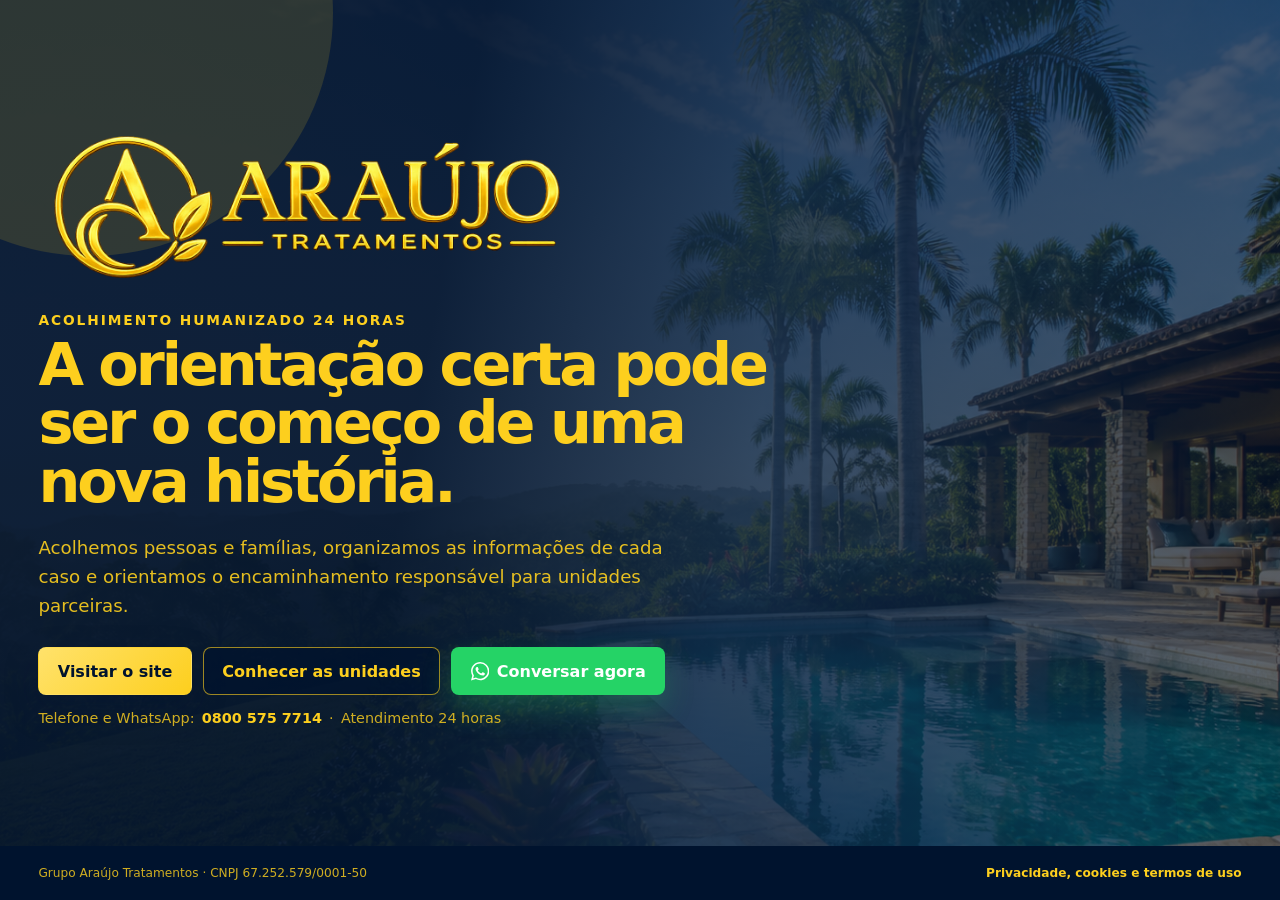
<file: index.html>
<!doctype html>
<html lang="pt-BR">
  <head>
    <meta charset="utf-8">
    <meta name="viewport" content="width=device-width, initial-scale=1">
    <title>Grupo Araújo Tratamentos | Acolhimento e orientação 24 horas</title>
    <meta name="description" content="Acolhimento humanizado, orientação familiar e encaminhamento responsável para unidades parceiras, com atendimento 24 horas.">
    <meta name="author" content="Grupo Araújo Tratamentos">
    <meta name="robots" content="index, follow">
    <link rel="canonical" href="https://www.grupoaraujotratamentos.com.br/">
    <meta name="theme-color" content="#0e2848">

    <meta property="og:locale" content="pt_BR">
    <meta property="og:type" content="website">
    <meta property="og:site_name" content="Grupo Araújo Tratamentos">
    <meta property="og:title" content="Grupo Araújo Tratamentos | Transformando vidas, restaurando sonhos">
    <meta property="og:description" content="Acolhimento, orientação e acompanhamento especializado para pessoas e famílias, com atendimento humanizado 24 horas.">
    <meta property="og:url" content="https://www.grupoaraujotratamentos.com.br/">
    <meta property="og:image" content="https://www.grupoaraujotratamentos.com.br/og.png">
    <meta property="og:image:width" content="1200">
    <meta property="og:image:height" content="630">
    <meta property="og:image:alt" content="Grupo Araújo Tratamentos">

    <meta name="twitter:card" content="summary_large_image">
    <meta name="twitter:title" content="Grupo Araújo Tratamentos">
    <meta name="twitter:description" content="Acolhimento humanizado e orientação familiar 24 horas.">
    <meta name="twitter:image" content="https://www.grupoaraujotratamentos.com.br/og.png">

    <link rel="icon" href="favicon.png" type="image/png">
    <link rel="preload" as="image" href="site/logotipo-horizontal.png">
    <link rel="preload" as="image" href="landing-assets/hero-chacara-piscina.png">
    <link rel="stylesheet" href="landing-assets/landing.css">

    <!-- Google tag (gtag.js) -->
    <script async src="https://www.googletagmanager.com/gtag/js?id=G-8R1HXSS2BN"></script>
    <script>
      window.dataLayer = window.dataLayer || [];
      function gtag(){dataLayer.push(arguments);}
      gtag('js', new Date());
      gtag('config', 'G-8R1HXSS2BN');
      gtag('config', 'AW-17239342471');
    </script>

    
  </head>
  <body class="landing-page">
    <main class="landing-hero">
      <div class="landing-glow landing-glow-one" aria-hidden="true"></div>
      <div class="landing-glow landing-glow-two" aria-hidden="true"></div>

      <section class="landing-content" aria-labelledby="landing-title">
        <picture class="landing-logo">
          <source media="(max-width: 680px)" srcset="site/logotipo-vertical.png">
          <img src="site/logotipo-horizontal.png" width="1154" height="324" alt="Grupo Araújo Tratamentos">
        </picture>

        <p class="landing-eyebrow">Acolhimento humanizado 24 horas</p>
        <h1 id="landing-title">A orientação certa pode ser o começo de uma nova história.</h1>
        <p class="landing-copy">
          Acolhemos pessoas e famílias, organizamos as informações de cada caso e orientamos o encaminhamento responsável para unidades parceiras.
        </p>

        <div class="landing-actions" aria-label="Acessos principais">
          <a class="landing-button landing-button-primary" href="site/">Visitar o site</a>
          <a class="landing-button landing-button-secondary" href="site/#unidades">Conhecer as unidades</a>
          <a class="landing-button landing-button-whatsapp" href="https://api.whatsapp.com/send/?phone=558005757714&amp;text=Ol%C3%A1%2C%20equipe%20do%20Grupo%20Ara%C3%BAjo%20Tratamentos.%20Vim%20pela%20p%C3%A1gina%20inicial%20e%20preciso%20de%20orienta%C3%A7%C3%A3o." target="_blank" rel="noopener">
            <svg viewBox="0 0 16 16" aria-hidden="true">
              <path d="M13.601 2.326A7.854 7.854 0 0 0 7.994 0C3.627 0 .068 3.558.064 7.926c0 1.399.366 2.76 1.057 3.965L0 16l4.204-1.102a7.933 7.933 0 0 0 3.79.965h.004c4.368 0 7.926-3.558 7.93-7.93a7.898 7.898 0 0 0-2.327-5.607zM7.998 14.53a6.59 6.59 0 0 1-3.36-.92l-.24-.144-2.494.654.666-2.433-.157-.25a6.565 6.565 0 0 1-1.008-3.505c0-3.642 2.96-6.602 6.597-6.602a6.56 6.56 0 0 1 4.66 1.931 6.557 6.557 0 0 1 1.929 4.66c-.004 3.639-2.964 6.609-6.593 6.609zm3.616-4.934c-.197-.099-1.17-.578-1.353-.646-.182-.066-.315-.099-.445.099-.133.197-.514.646-.63.779-.116.132-.232.148-.43.05-.197-.1-.836-.308-1.592-.984-.588-.525-.986-1.173-1.102-1.37-.116-.198-.012-.305.087-.404.09-.089.198-.231.297-.347.099-.116.132-.198.198-.33.066-.132.033-.248-.017-.347-.05-.099-.445-1.074-.61-1.47-.16-.389-.323-.336-.445-.342l-.38-.007a.73.73 0 0 0-.528.248c-.182.198-.693.677-.693 1.652 0 .974.71 1.916.81 2.048.098.132 1.398 2.134 3.39 2.993.473.204.842.326 1.13.418.475.151.907.13 1.249.079.38-.057 1.17-.479 1.336-.942.165-.462.165-.858.116-.941-.05-.082-.182-.132-.38-.231z"/>
            </svg>
            Conversar agora
          </a>
        </div>

        <p class="landing-contact">
          Telefone e WhatsApp: <a href="tel:08005757714">0800 575 7714</a>
          <span aria-hidden="true">·</span> Atendimento 24 horas
        </p>
      </section>
    </main>

    <footer class="landing-footer">
      <span>Grupo Araújo Tratamentos · CNPJ 67.252.579/0001-50</span>
      <nav aria-label="Informações legais">
        <a href="politica-de-privacidade.html">Privacidade, cookies e termos de uso</a>
      </nav>
    </footer>
  </body>
</html>
</file>
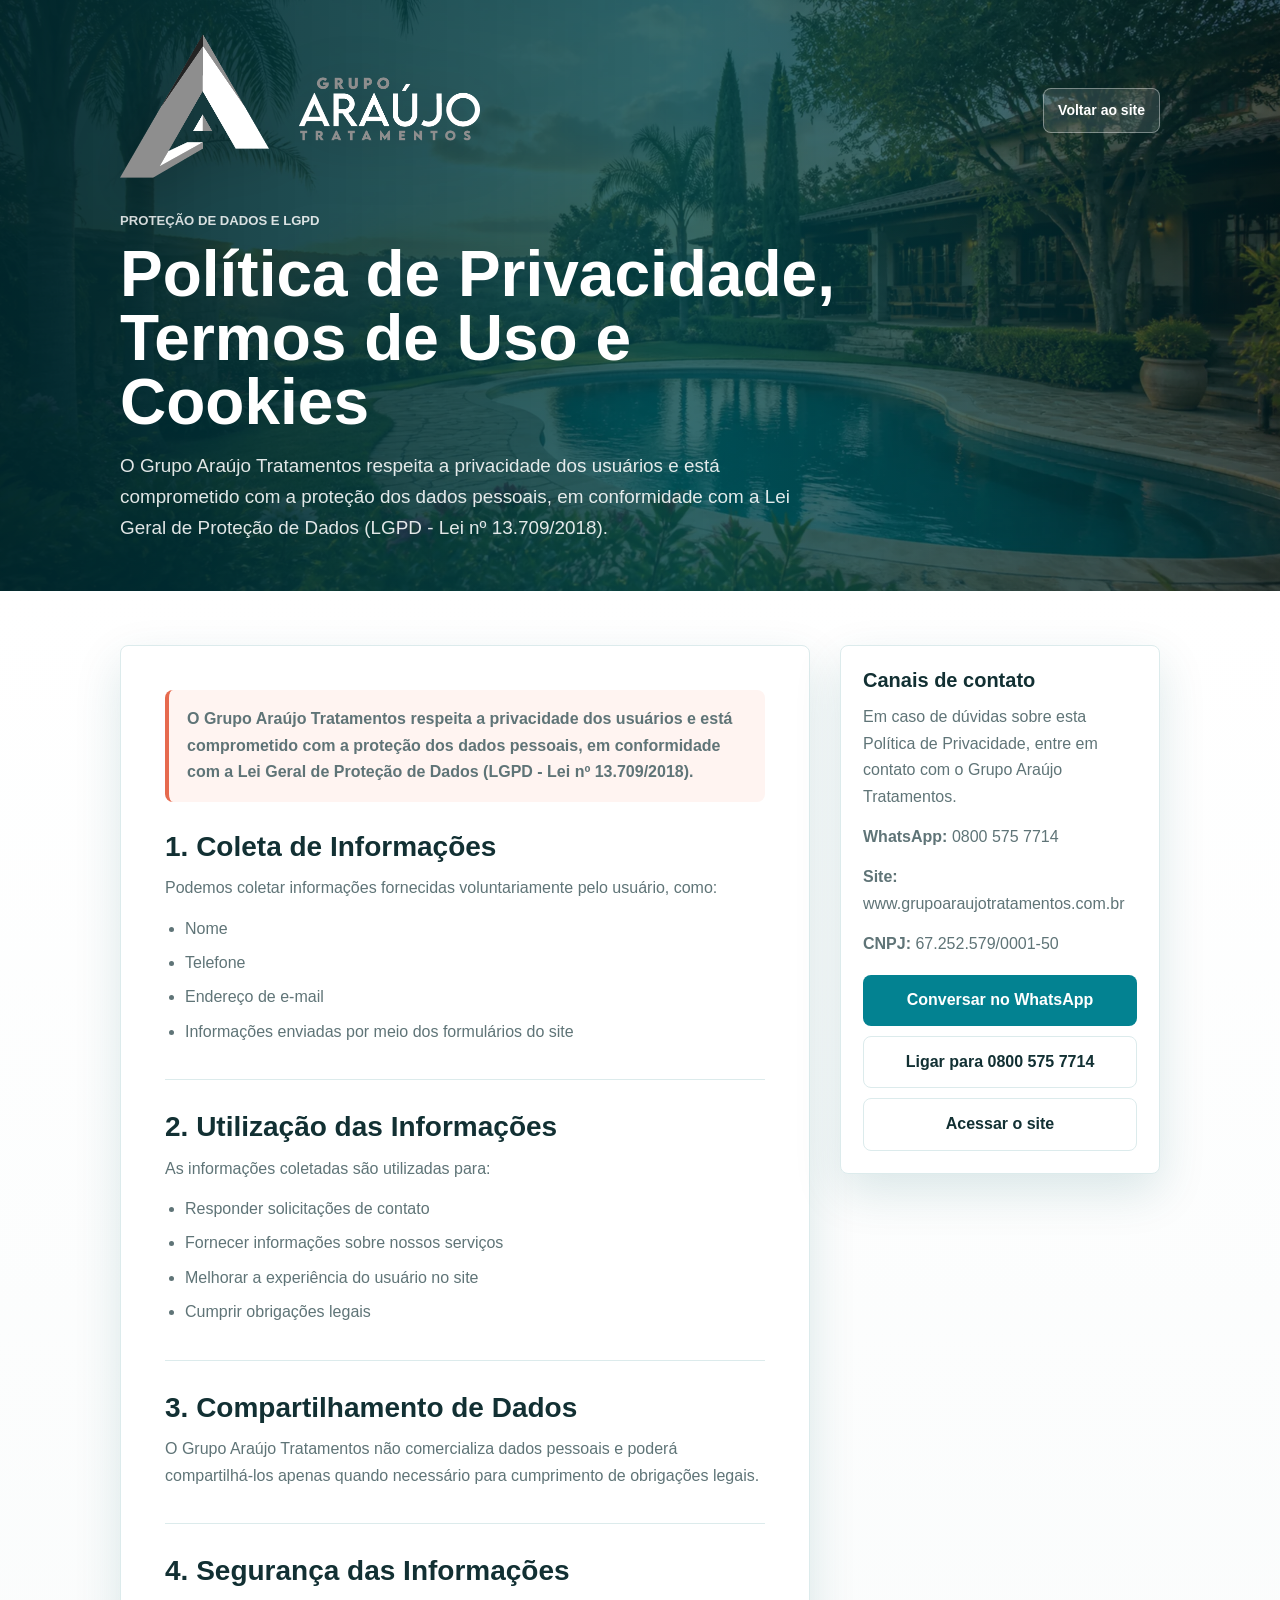
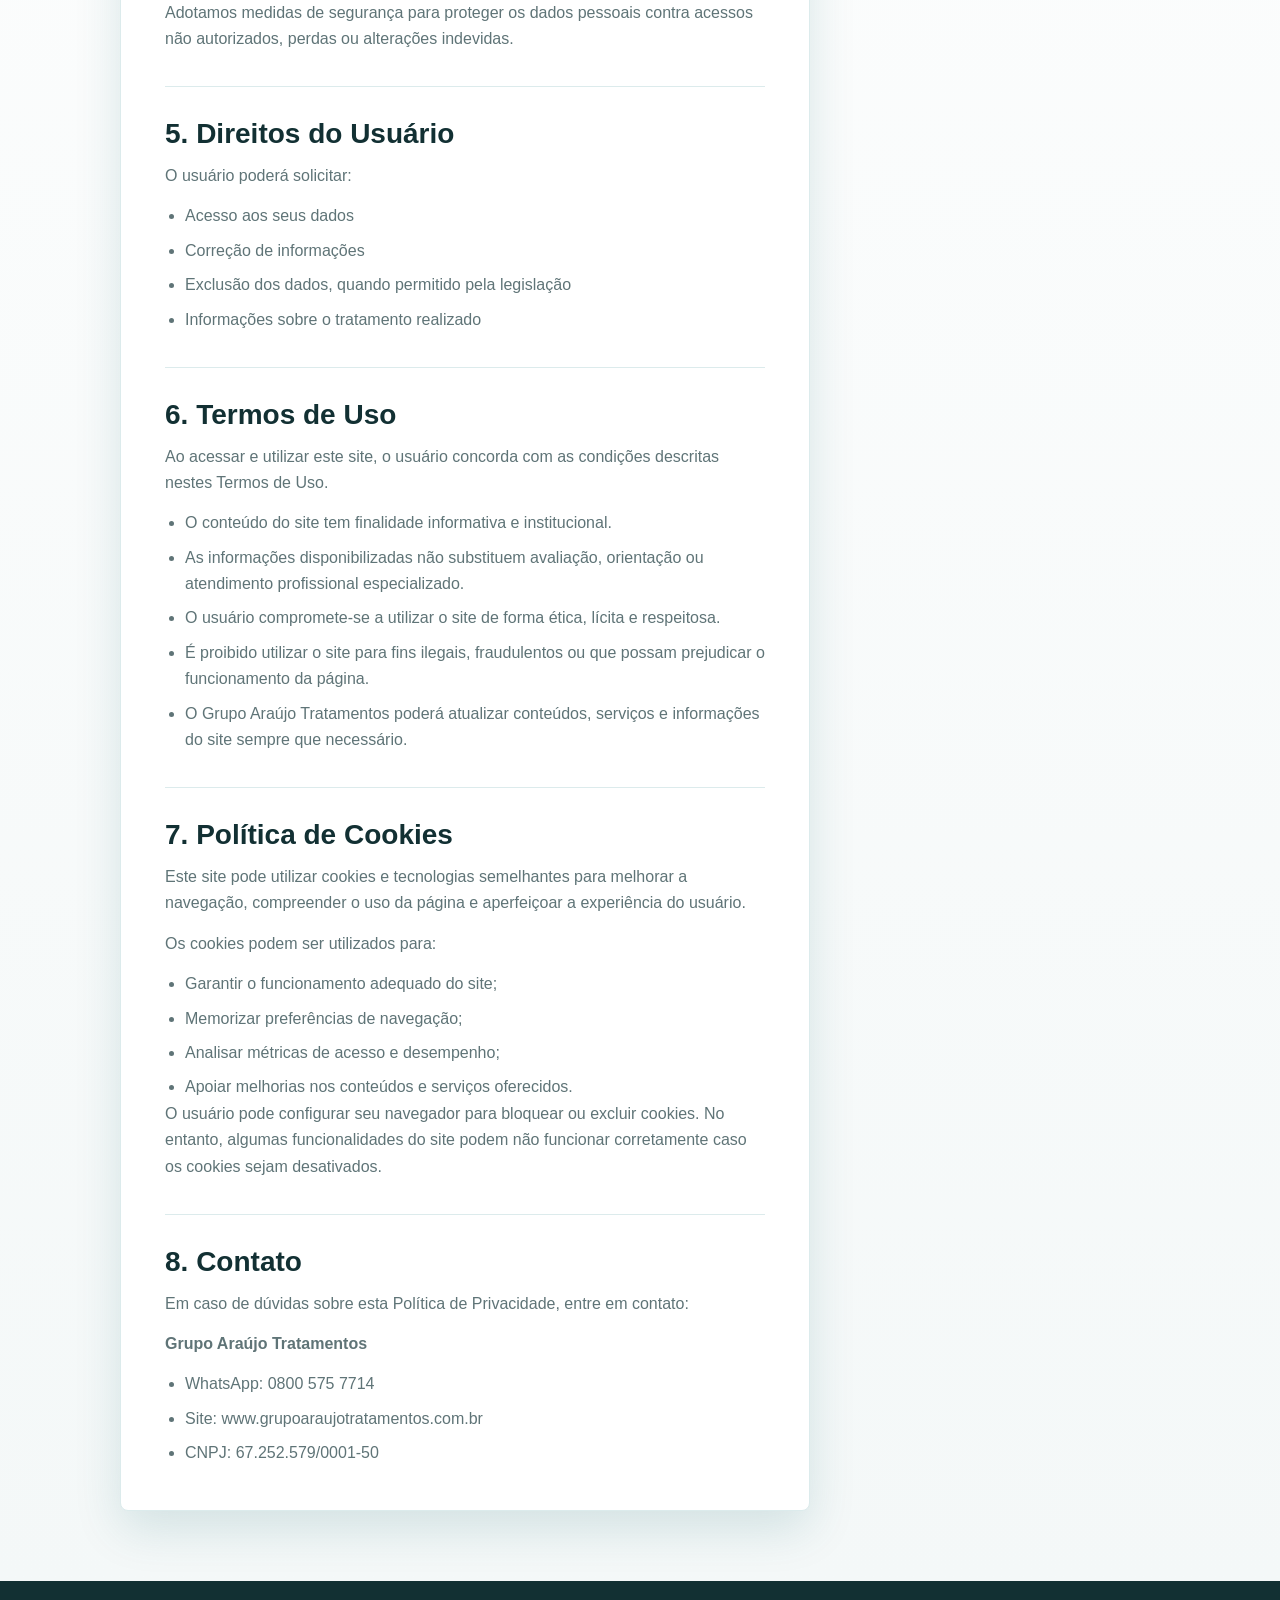
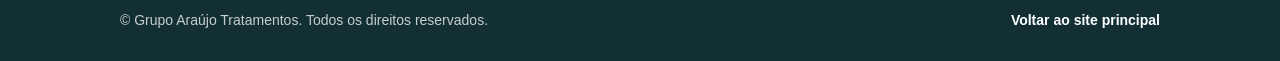
<file: politica-de-privacidade.html>
<!DOCTYPE html>
<html lang="pt-BR">
<head>
  <meta charset="UTF-8">
  <meta name="viewport" content="width=device-width, initial-scale=1.0">
  <meta name="description" content="Política de Privacidade, Termos de Uso e Política de Cookies do Grupo Araújo Tratamentos.">
  <meta name="author" content="Grupo Araújo Tratamentos">
  <meta name="theme-color" content="#038291">

  <meta property="og:title" content="Política de Privacidade, Termos de Uso e Cookies | Grupo Araújo Tratamentos">
  <meta property="og:description" content="Saiba como o Grupo Araújo Tratamentos trata dados pessoais, termos de navegação e cookies.">
  <meta property="og:type" content="website">
  <meta property="og:url" content="https://grupoaraujotratamentos.com.br/politica-de-privacidade.html">
  <meta property="og:image" content="https://grupoaraujotratamentos.com.br/og.png">

  <title>Política de Privacidade, Termos de Uso e Cookies | Grupo Araújo Tratamentos</title>

  <link rel="icon" type="image/png" href="favicon.png">
  <link rel="preload" as="image" href="logotipo-horizontal-branco.png">
  <style>
    :root {
      --brand: #038291;
      --brand-dark: #015a60;
      --accent: #e66a4e;
      --ink: #123033;
      --muted: #5f7477;
      --white: #ffffff;
      --soft: #f4f8f8;
      --line: #dcebec;
      --shadow: 0 18px 48px rgba(1, 90, 96, 0.14);
      --radius: 8px;
    }

    *,
    *::before,
    *::after {
      box-sizing: border-box;
    }

    html {
      scroll-behavior: smooth;
      font-family: Arial, Helvetica, sans-serif;
      color: var(--ink);
      background: var(--soft);
    }

    body {
      margin: 0;
      background: var(--white);
      line-height: 1.65;
    }

    a {
      color: inherit;
      text-decoration: none;
    }

    a:focus-visible,
    button:focus-visible {
      outline: 3px solid var(--accent);
      outline-offset: 3px;
    }

    .container {
      width: min(1040px, calc(100% - 32px));
      margin: 0 auto;
    }

    .privacy-hero {
      position: relative;
      overflow: hidden;
      color: var(--white);
      background:
        linear-gradient(90deg, rgba(0, 39, 45, 0.94), rgba(0, 71, 79, 0.78) 54%, rgba(2, 31, 36, 0.68)),
        url("site/assets/img/backgrounds/chacara-piscina-03.webp") center / cover no-repeat;
    }

    .privacy-hero .container {
      min-height: min(430px, 72svh);
      display: grid;
      align-content: center;
      gap: 24px;
      padding: 34px 0 48px;
    }

    .topbar {
      display: flex;
      align-items: center;
      justify-content: space-between;
      gap: 18px;
    }

    .topbar img {
      width: min(360px, 70vw);
      height: auto;
      filter: drop-shadow(0 12px 28px rgba(0, 0, 0, 0.28));
    }

    .back-link {
      display: inline-flex;
      min-height: 42px;
      align-items: center;
      justify-content: center;
      border: 1px solid rgba(255, 255, 255, 0.38);
      border-radius: var(--radius);
      padding: 10px 14px;
      color: var(--white);
      background: rgba(255, 255, 255, 0.12);
      font-size: 14px;
      font-weight: 800;
      transition: background-color 180ms ease, border-color 180ms ease;
    }

    .back-link:hover {
      border-color: rgba(255, 255, 255, 0.6);
      background: rgba(255, 255, 255, 0.2);
    }

    .eyebrow {
      margin: 0 0 10px;
      color: rgba(255, 255, 255, 0.84);
      font-size: 0.82rem;
      font-weight: 800;
      letter-spacing: 0;
      text-transform: uppercase;
    }

    h1 {
      max-width: 760px;
      margin: 0;
      font-size: clamp(2.35rem, 5vw, 4.7rem);
      line-height: 1;
      letter-spacing: 0;
    }

    .hero-lead {
      max-width: 720px;
      margin: 16px 0 0;
      color: rgba(255, 255, 255, 0.88);
      font-size: clamp(1rem, 1.6vw, 1.18rem);
    }

    .privacy-main {
      padding: 54px 0 70px;
      background:
        linear-gradient(180deg, #ffffff 0%, #f4f8f8 100%);
    }

    .privacy-layout {
      display: grid;
      grid-template-columns: minmax(0, 1fr) 320px;
      gap: 30px;
      align-items: start;
    }

    .policy-card,
    .contact-card {
      border: 1px solid var(--line);
      border-radius: var(--radius);
      background: var(--white);
      box-shadow: var(--shadow);
    }

    .policy-card {
      padding: clamp(24px, 4vw, 44px);
    }

    .notice {
      margin: 0 0 28px;
      padding: 16px 18px;
      border-left: 4px solid var(--accent);
      border-radius: var(--radius);
      color: var(--ink);
      background: #fff4f1;
      font-weight: 700;
    }

    .policy-section + .policy-section {
      margin-top: 34px;
      padding-top: 30px;
      border-top: 1px solid var(--line);
    }

    h2 {
      margin: 0 0 12px;
      color: var(--ink);
      font-size: clamp(1.3rem, 2.4vw, 1.75rem);
      line-height: 1.2;
      letter-spacing: 0;
    }

    p {
      margin: 0 0 14px;
    }

    ul {
      margin: 12px 0 0;
      padding-left: 20px;
    }

    li + li {
      margin-top: 8px;
    }

    .contact-card {
      position: sticky;
      top: 24px;
      padding: 22px;
    }

    .contact-card h2 {
      font-size: 1.25rem;
    }

    .contact-card p,
    .policy-card p,
    .policy-card li {
      color: var(--muted);
    }

    .contact-actions {
      display: grid;
      gap: 10px;
      margin-top: 18px;
    }

    .contact-actions a {
      display: flex;
      min-height: 48px;
      align-items: center;
      justify-content: center;
      border-radius: var(--radius);
      padding: 12px 14px;
      color: var(--white);
      background: var(--brand);
      font-weight: 800;
      text-align: center;
      transition: transform 180ms ease, background-color 180ms ease;
    }

    .contact-actions a:hover {
      transform: translateY(-2px);
      background: var(--brand-dark);
    }

    .contact-actions a.secondary {
      border: 1px solid var(--line);
      color: var(--ink);
      background: var(--white);
    }

    .contact-actions a.secondary:hover {
      background: var(--soft);
    }

    .site-footer {
      padding: 28px 0;
      color: rgba(255, 255, 255, 0.76);
      background: #123033;
      font-size: 14px;
    }

    .footer-row {
      display: flex;
      align-items: center;
      justify-content: space-between;
      gap: 18px;
    }

    .footer-row a {
      color: var(--white);
      font-weight: 800;
    }

    @media (max-width: 820px) {
      .privacy-layout {
        grid-template-columns: 1fr;
      }

      .contact-card {
        position: static;
      }

      .topbar {
        align-items: flex-start;
        flex-direction: column;
      }
    }

    @media (max-width: 560px) {
      .privacy-hero .container {
        min-height: auto;
        padding: 22px 0 38px;
      }

      .topbar img {
        width: min(270px, 76vw);
      }

      .back-link,
      .contact-actions a {
        width: 100%;
      }

      .footer-row {
        align-items: flex-start;
        flex-direction: column;
      }
    }
  </style>
</head>
<body>
  <header class="privacy-hero">
    <div class="container">
      <div class="topbar">
        <a href="index.html" aria-label="Voltar para a página inicial">
          <img src="logotipo-horizontal-branco.png" alt="Grupo Araújo Tratamentos">
        </a>
        <a class="back-link" href="site/">Voltar ao site</a>
      </div>

      <div>
        <p class="eyebrow">Proteção de dados e LGPD</p>
        <h1>Política de Privacidade, Termos de Uso e Cookies</h1>
        <p class="hero-lead">O Grupo Araújo Tratamentos respeita a privacidade dos usuários e está comprometido com a proteção dos dados pessoais, em conformidade com a Lei Geral de Proteção de Dados (LGPD - Lei nº 13.709/2018).</p>
      </div>
    </div>
  </header>

  <main class="privacy-main">
    <div class="container privacy-layout">
      <article class="policy-card" aria-label="Política de Privacidade do Grupo Araújo Tratamentos">
        <p class="notice">O Grupo Araújo Tratamentos respeita a privacidade dos usuários e está comprometido com a proteção dos dados pessoais, em conformidade com a Lei Geral de Proteção de Dados (LGPD - Lei nº 13.709/2018).</p>

        <section class="policy-section">
          <h2>1. Coleta de Informações</h2>
          <p>Podemos coletar informações fornecidas voluntariamente pelo usuário, como:</p>
          <ul>
            <li>Nome</li>
            <li>Telefone</li>
            <li>Endereço de e-mail</li>
            <li>Informações enviadas por meio dos formulários do site</li>
          </ul>
        </section>

        <section class="policy-section">
          <h2>2. Utilização das Informações</h2>
          <p>As informações coletadas são utilizadas para:</p>
          <ul>
            <li>Responder solicitações de contato</li>
            <li>Fornecer informações sobre nossos serviços</li>
            <li>Melhorar a experiência do usuário no site</li>
            <li>Cumprir obrigações legais</li>
          </ul>
        </section>

        <section class="policy-section">
          <h2>3. Compartilhamento de Dados</h2>
          <p>O Grupo Araújo Tratamentos não comercializa dados pessoais e poderá compartilhá-los apenas quando necessário para cumprimento de obrigações legais.</p>
        </section>

        <section class="policy-section">
          <h2>4. Segurança das Informações</h2>
          <p>Adotamos medidas de segurança para proteger os dados pessoais contra acessos não autorizados, perdas ou alterações indevidas.</p>
        </section>

        <section class="policy-section">
          <h2>5. Direitos do Usuário</h2>
          <p>O usuário poderá solicitar:</p>
          <ul>
            <li>Acesso aos seus dados</li>
            <li>Correção de informações</li>
            <li>Exclusão dos dados, quando permitido pela legislação</li>
            <li>Informações sobre o tratamento realizado</li>
          </ul>
        </section>

        <section class="policy-section">
          <h2>6. Termos de Uso</h2>
          <p>Ao acessar e utilizar este site, o usuário concorda com as condições descritas nestes Termos de Uso.</p>
          <ul>
            <li>O conteúdo do site tem finalidade informativa e institucional.</li>
            <li>As informações disponibilizadas não substituem avaliação, orientação ou atendimento profissional especializado.</li>
            <li>O usuário compromete-se a utilizar o site de forma ética, lícita e respeitosa.</li>
            <li>É proibido utilizar o site para fins ilegais, fraudulentos ou que possam prejudicar o funcionamento da página.</li>
            <li>O Grupo Araújo Tratamentos poderá atualizar conteúdos, serviços e informações do site sempre que necessário.</li>
          </ul>
        </section>

        <section class="policy-section">
          <h2>7. Política de Cookies</h2>
          <p>Este site pode utilizar cookies e tecnologias semelhantes para melhorar a navegação, compreender o uso da página e aperfeiçoar a experiência do usuário.</p>
          <p>Os cookies podem ser utilizados para:</p>
          <ul>
            <li>Garantir o funcionamento adequado do site;</li>
            <li>Memorizar preferências de navegação;</li>
            <li>Analisar métricas de acesso e desempenho;</li>
            <li>Apoiar melhorias nos conteúdos e serviços oferecidos.</li>
          </ul>
          <p>O usuário pode configurar seu navegador para bloquear ou excluir cookies. No entanto, algumas funcionalidades do site podem não funcionar corretamente caso os cookies sejam desativados.</p>
        </section>

        <section class="policy-section">
          <h2>8. Contato</h2>
          <p>Em caso de dúvidas sobre esta Política de Privacidade, entre em contato:</p>
          <p><strong>Grupo Araújo Tratamentos</strong></p>
          <ul>
            <li>WhatsApp: 0800 575 7714</li>
            <li>Site: <a href="https://www.grupoaraujotratamentos.com.br" target="_blank" rel="noopener">www.grupoaraujotratamentos.com.br</a></li>
            <li>CNPJ: 67.252.579/0001-50</li>
          </ul>
        </section>
      </article>

      <aside class="contact-card" aria-label="Canais de contato">
        <h2>Canais de contato</h2>
        <p>Em caso de dúvidas sobre esta Política de Privacidade, entre em contato com o Grupo Araújo Tratamentos.</p>
        <p><strong>WhatsApp:</strong> 0800 575 7714</p>
        <p><strong>Site:</strong> www.grupoaraujotratamentos.com.br</p>
        <p><strong>CNPJ:</strong> 67.252.579/0001-50</p>
        <div class="contact-actions">
          <a href="https://api.whatsapp.com/send/?phone=558005757714&amp;text=Ol%C3%A1%2C%20equipe%20do%20Grupo%20Ara%C3%BAjo%20Tratamentos.%20Vim%20pela%20p%C3%A1gina%20de%20Pol%C3%ADtica%20de%20Privacidade%20e%20gostaria%20de%20falar%20sobre%20meus%20dados%20pessoais." target="_blank" rel="noopener">Conversar no WhatsApp</a>
          <a class="secondary" href="tel:08005757714">Ligar para 0800 575 7714</a>
          <a class="secondary" href="https://www.grupoaraujotratamentos.com.br" target="_blank" rel="noopener">Acessar o site</a>
        </div>
      </aside>
    </div>
  </main>

  <footer class="site-footer">
    <div class="container footer-row">
      <span>© Grupo Araújo Tratamentos. Todos os direitos reservados.</span>
      <a href="site/">Voltar ao site principal</a>
    </div>
  </footer>
</body>
</html>
</file>
<file: landing-assets/landing.css>
:root {
  --brand: #0e2848;
  --brand-dark: #00132e;
  --brand-light: #fdcf1e;
  --deep: #00132e;
  --ink: #0e2848;
  --muted: #5f6b7a;
  --paper: #f6f8fc;
  --line: rgba(14, 40, 72, 0.2);
}

* {
  box-sizing: border-box;
}

html {
  background: var(--deep);
}

body {
  margin: 0;
  color: var(--brand-light);
  font-family: Inter, ui-sans-serif, system-ui, -apple-system, BlinkMacSystemFont, "Segoe UI", sans-serif;
}

a {
  color: inherit;
}

.landing-page {
  display: grid;
  grid-template-rows: minmax(0, 1fr) auto;
  min-height: 100svh;
  overflow: hidden;
  background:
    linear-gradient(100deg, rgba(0, 19, 46, 0.94) 0 34%, rgba(14, 40, 72, 0.84) 58%, rgba(0, 19, 46, 0.62) 100%),
    url("hero-chacara-piscina.png") center / cover no-repeat;
}

.landing-hero {
  position: relative;
  display: grid;
  place-items: center;
  min-height: 0;
  overflow: hidden;
  padding: clamp(1rem, 3vw, 3rem);
}

.landing-content {
  position: relative;
  z-index: 1;
  width: min(760px, 100%);
  margin-right: auto;
}

.landing-logo {
  display: block;
  width: clamp(370px, 42vw, 540px);
  margin: 0 0 clamp(0.8rem, 2vh, 1.25rem);
  padding: clamp(0.7rem, 1.6vw, 1rem);
  
  
  border-radius: 8px;
  
}

.landing-logo img {
  display: block;
  width: 100%;
  height: auto;
}

.landing-eyebrow {
  margin: 0 0 0.5rem;
  color: var(--brand-light);
  font-size: clamp(0.72rem, 1.2vw, 0.86rem);
  font-weight: 900;
  letter-spacing: 0.14em;
  text-transform: uppercase;
}

.landing-content h1 {
  max-width: 740px;
  margin: 0;
  color: var(--brand-light);
  font-size: clamp(2rem, 4.6vw, 4.25rem);
  line-height: 0.99;
  letter-spacing: -0.052em;
}

.landing-copy {
  max-width: 650px;
  margin: clamp(0.85rem, 2vw, 1.35rem) 0 0;
  color: rgba(253, 207, 30, 0.9);
  font-size: clamp(0.96rem, 1.6vw, 1.14rem);
  line-height: 1.6;
}

.landing-actions {
  display: flex;
  flex-wrap: wrap;
  gap: 0.7rem;
  margin-top: clamp(1rem, 2.4vw, 1.7rem);
}

.landing-button {
  display: inline-flex;
  align-items: center;
  justify-content: center;
  min-height: 48px;
  padding: 0.72rem 1.15rem;
  border: 1px solid transparent;
  border-radius: 8px;
  font-weight: 850;
  line-height: 1.2;
  text-decoration: none;
  transition: transform 160ms ease, box-shadow 160ms ease, background 160ms ease;
}

.landing-button:hover,
.landing-button:focus-visible {
  transform: translateY(-2px);
}

.landing-button:focus-visible,
.landing-contact a:focus-visible,
.landing-footer a:focus-visible {
  outline: 3px solid rgba(253, 207, 30, 0.66);
  outline-offset: 3px;
}

.landing-button-primary {
  color: var(--deep);
  background: linear-gradient(135deg, #ffe26b, var(--brand-light));
  box-shadow: 0 14px 34px rgba(0, 19, 46, 0.25);
}

.landing-button-secondary {
  color: var(--brand-light);
  border-color: rgba(253, 207, 30, 0.62);
  background: rgba(0, 19, 46, 0.7);
}

.landing-button-whatsapp {
  gap: 0.48rem;
  color: #fff;
  background: #25d366;
  box-shadow: 0 14px 30px rgba(37, 211, 102, 0.24);
}

.landing-button-whatsapp:hover,
.landing-button-whatsapp:focus-visible {
  background: #1ebe5d;
  box-shadow: 0 16px 34px rgba(37, 211, 102, 0.32);
}

.landing-button-whatsapp svg {
  flex: 0 0 auto;
  width: 1.15rem;
  height: 1.15rem;
  fill: currentColor;
}

.landing-contact {
  display: flex;
  flex-wrap: wrap;
  gap: 0.25rem 0.45rem;
  margin: 0.9rem 0 0;
  color: rgba(253, 207, 30, 0.82);
  font-size: 0.9rem;
}

.landing-contact a {
  color: var(--brand-light);
  font-weight: 850;
  text-decoration: none;
}

.landing-footer {
  position: relative;
  z-index: 2;
  display: flex;
  align-items: center;
  justify-content: space-between;
  gap: 0.75rem 1.5rem;
  min-height: 54px;
  padding: 0.7rem clamp(1rem, 3vw, 3rem);
  color: rgba(253, 207, 30, 0.82);
  background: var(--deep);
  font-size: 0.76rem;
}

.landing-footer nav {
  display: flex;
  flex-wrap: wrap;
  gap: 0.5rem 1rem;
}

.landing-footer a {
  color: var(--brand-light);
  font-weight: 750;
  text-decoration: none;
}

.landing-glow {
  position: absolute;
  border-radius: 999px;
  pointer-events: none;
}

.landing-glow-one {
  top: -18vw;
  left: -12vw;
  width: 38vw;
  height: 38vw;
  background: rgba(253, 207, 30, 0.14);
}

.landing-glow-two {
  right: 8vw;
  bottom: -22vw;
  width: 46vw;
  height: 46vw;
  background: rgba(14, 40, 72, 0.12);
}

@media (max-width: 680px) {
  .landing-page {
    overflow: auto;
    background: var(--deep);
  }

  .landing-hero {
    align-items: center;
    min-height: calc(100svh - 88px);
    padding: 1rem;
  }

  .landing-hero::before {
    position: absolute;
    inset: 0;
    content: "";
    background:
      linear-gradient(90deg, rgba(0, 19, 46, 0.94) 0 24%, rgba(14, 40, 72, 0.84) 62%, rgba(0, 19, 46, 0.58) 100%),
      url("hero-chacara-piscina.png") 81% center / cover no-repeat;
    pointer-events: none;
  }

  .landing-logo {
    width: min(210px, 55vw);
    margin: 0 auto 0.9rem;
    padding: 0.55rem;
  }

  .landing-logo img {
    max-height: 29svh;
    object-fit: contain;
  }

  .landing-content {
    text-align: center;
  }

  .landing-content h1 {
    font-size: clamp(1.75rem, 8.4vw, 2.75rem);
  }

  .landing-copy {
    margin-inline: auto;
    font-size: 0.92rem;
    line-height: 1.46;
  }

  .landing-actions {
    display: grid;
    grid-template-columns: repeat(2, minmax(0, 1fr));
    gap: 0.5rem;
  }

  .landing-button {
    min-height: 44px;
    padding: 0.6rem 0.65rem;
    font-size: 0.79rem;
  }

  .landing-button-primary {
    grid-column: span 2;
  }

  .landing-contact {
    justify-content: center;
    font-size: 0.8rem;
  }

  .landing-footer {
    display: grid;
    justify-content: center;
    min-height: 88px;
    text-align: center;
  }

  .landing-footer nav {
    justify-content: center;
  }
}

@media (max-height: 780px) and (min-width: 681px) {
  .landing-hero {
    padding-block: 0.6rem;
  }

  .landing-logo {
    width: 430px;
    margin-bottom: 0.55rem;
  }

  .landing-content h1 {
    font-size: clamp(1.9rem, 6.1vh, 3rem);
  }

  .landing-copy {
    margin-top: 0.55rem;
    font-size: 0.96rem;
    line-height: 1.4;
  }

  .landing-actions {
    margin-top: 0.7rem;
  }

  .landing-contact {
    margin-top: 0.55rem;
  }
}

@media (prefers-reduced-motion: reduce) {
  *,
  *::before,
  *::after {
    scroll-behavior: auto !important;
    transition-duration: 0.01ms !important;
  }
}
</file>
